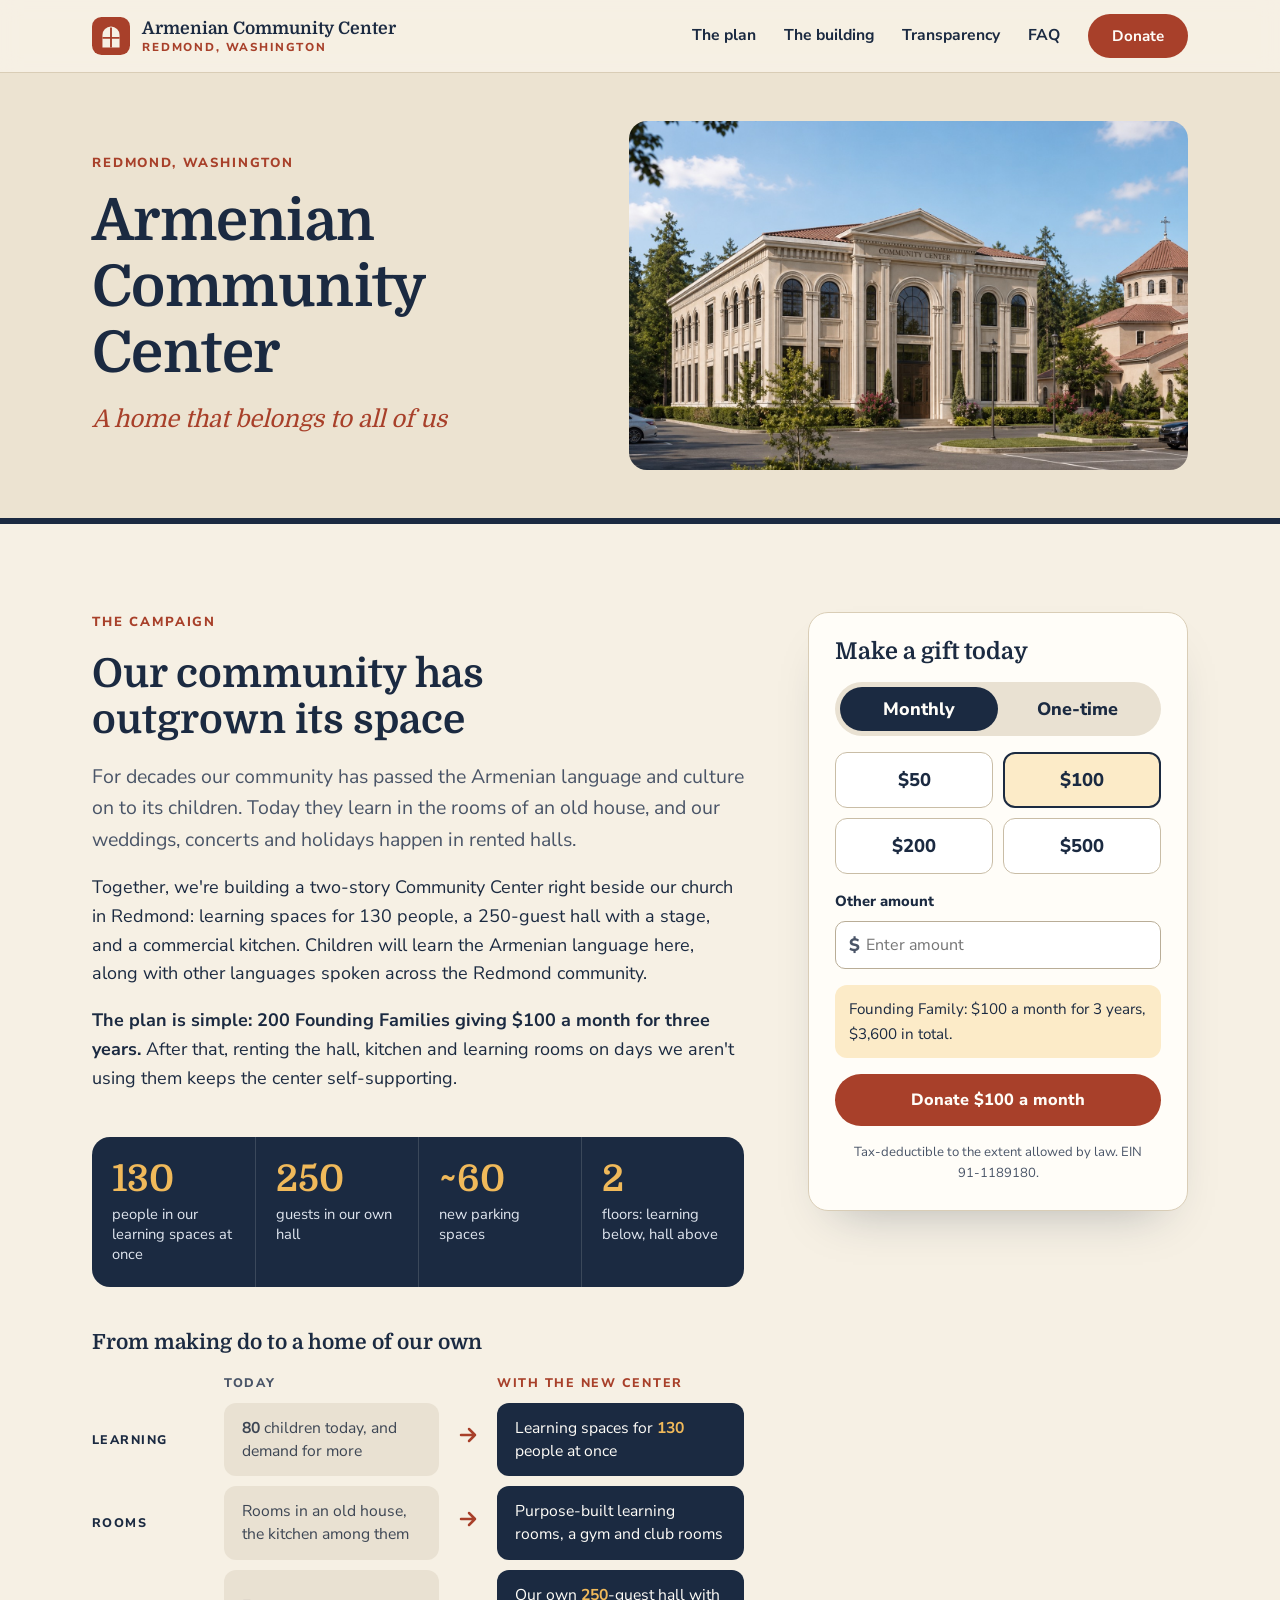
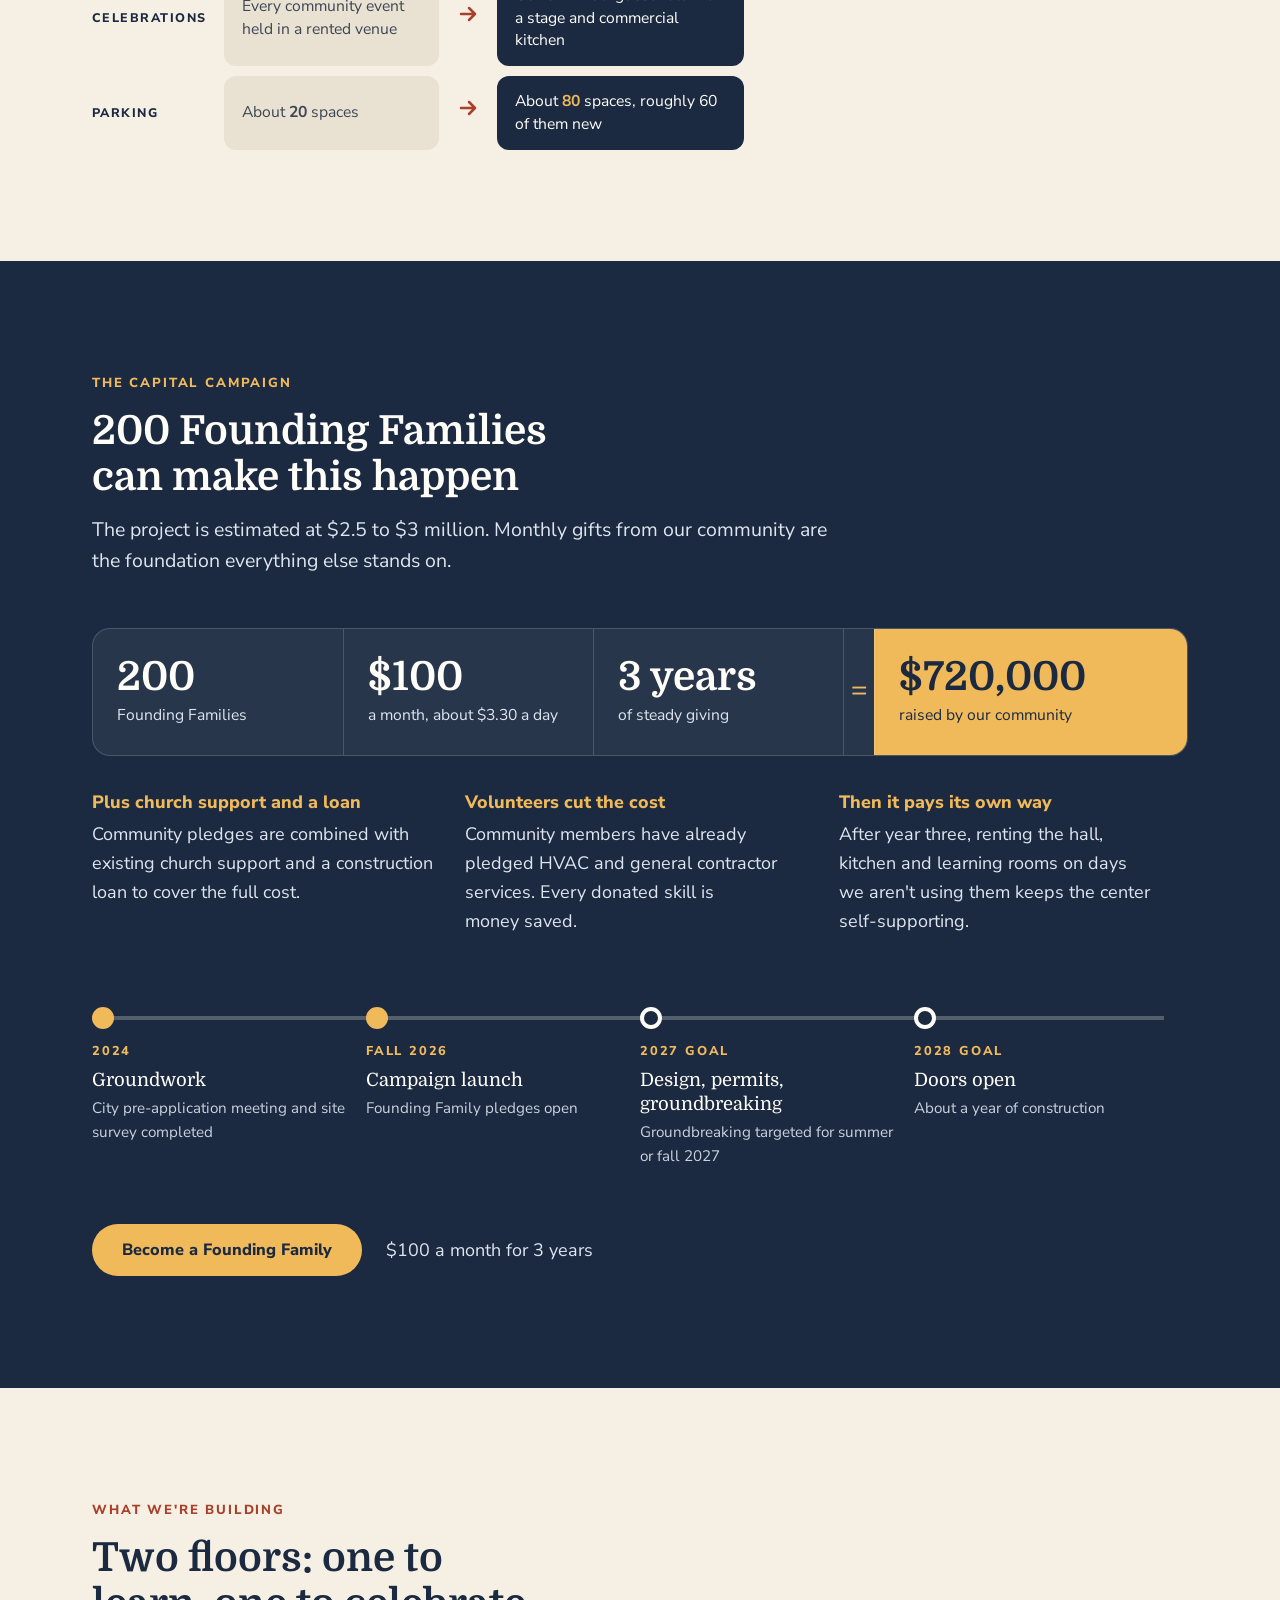
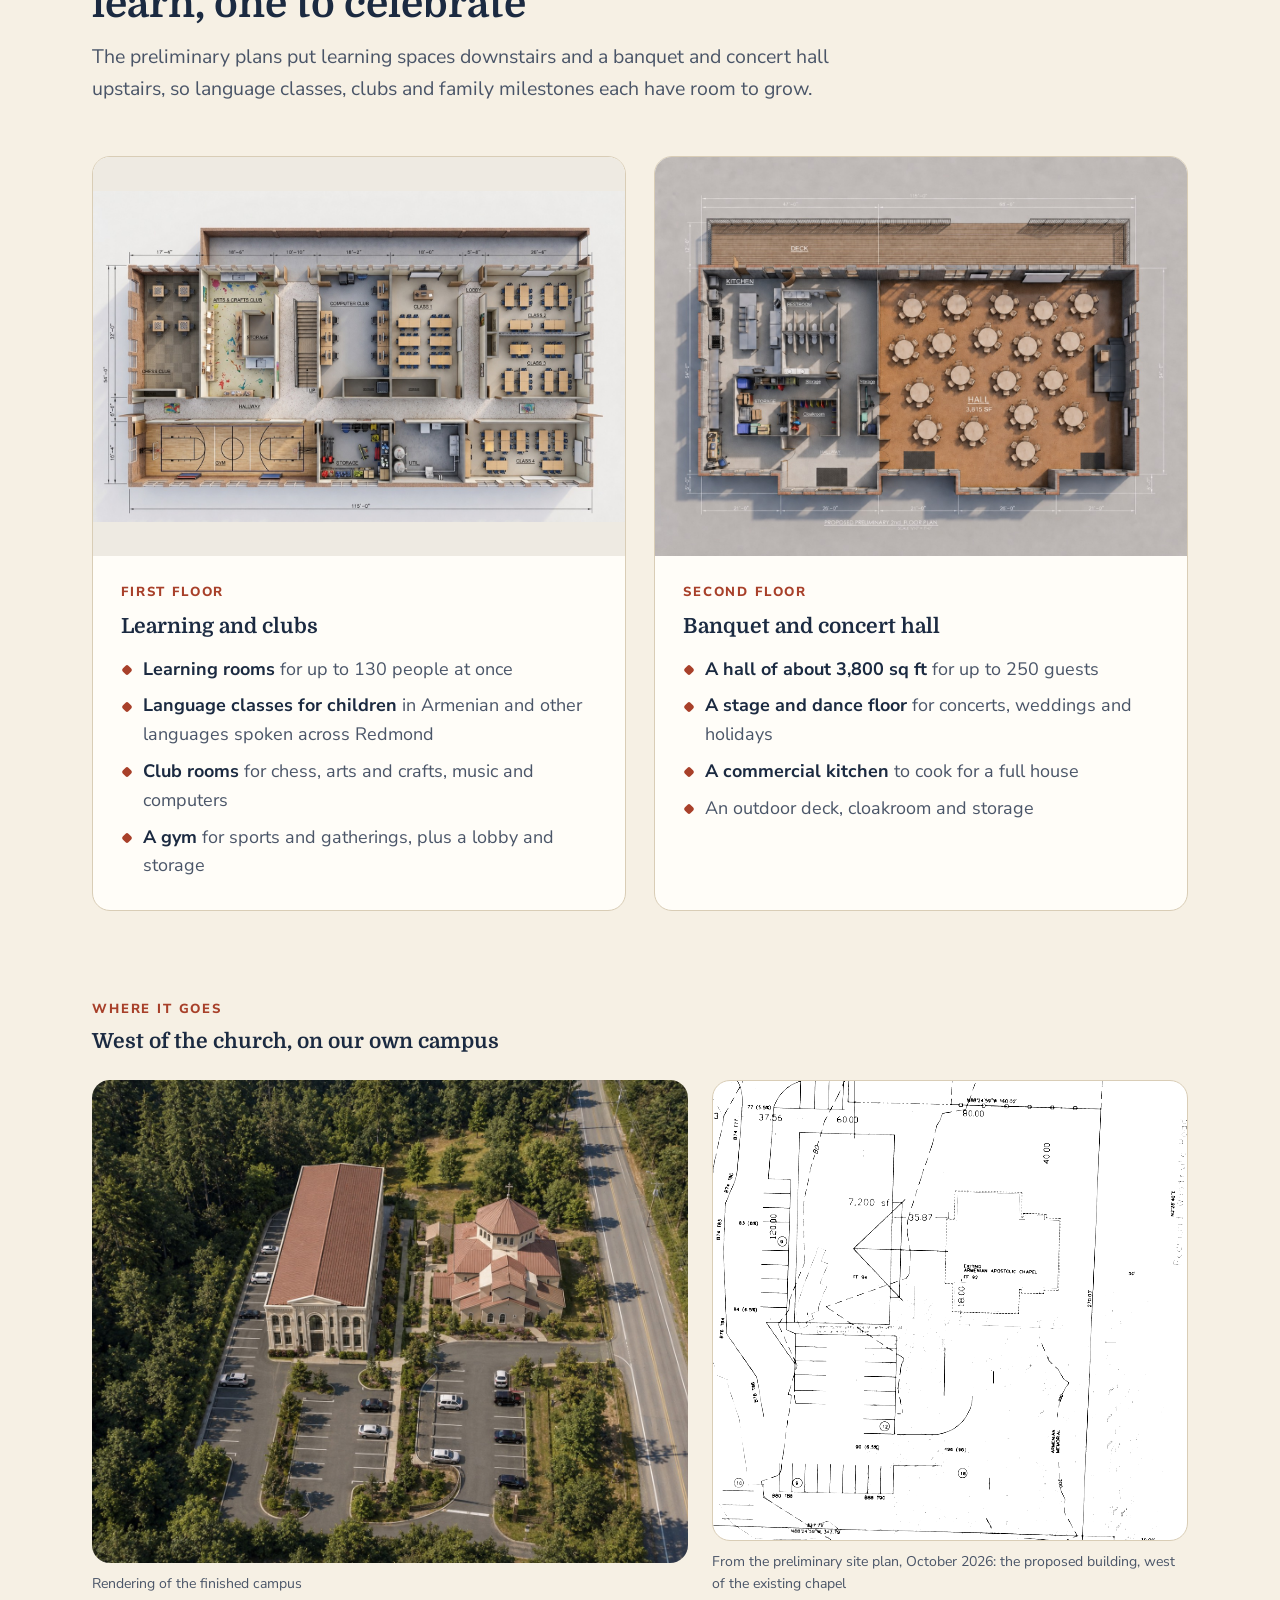
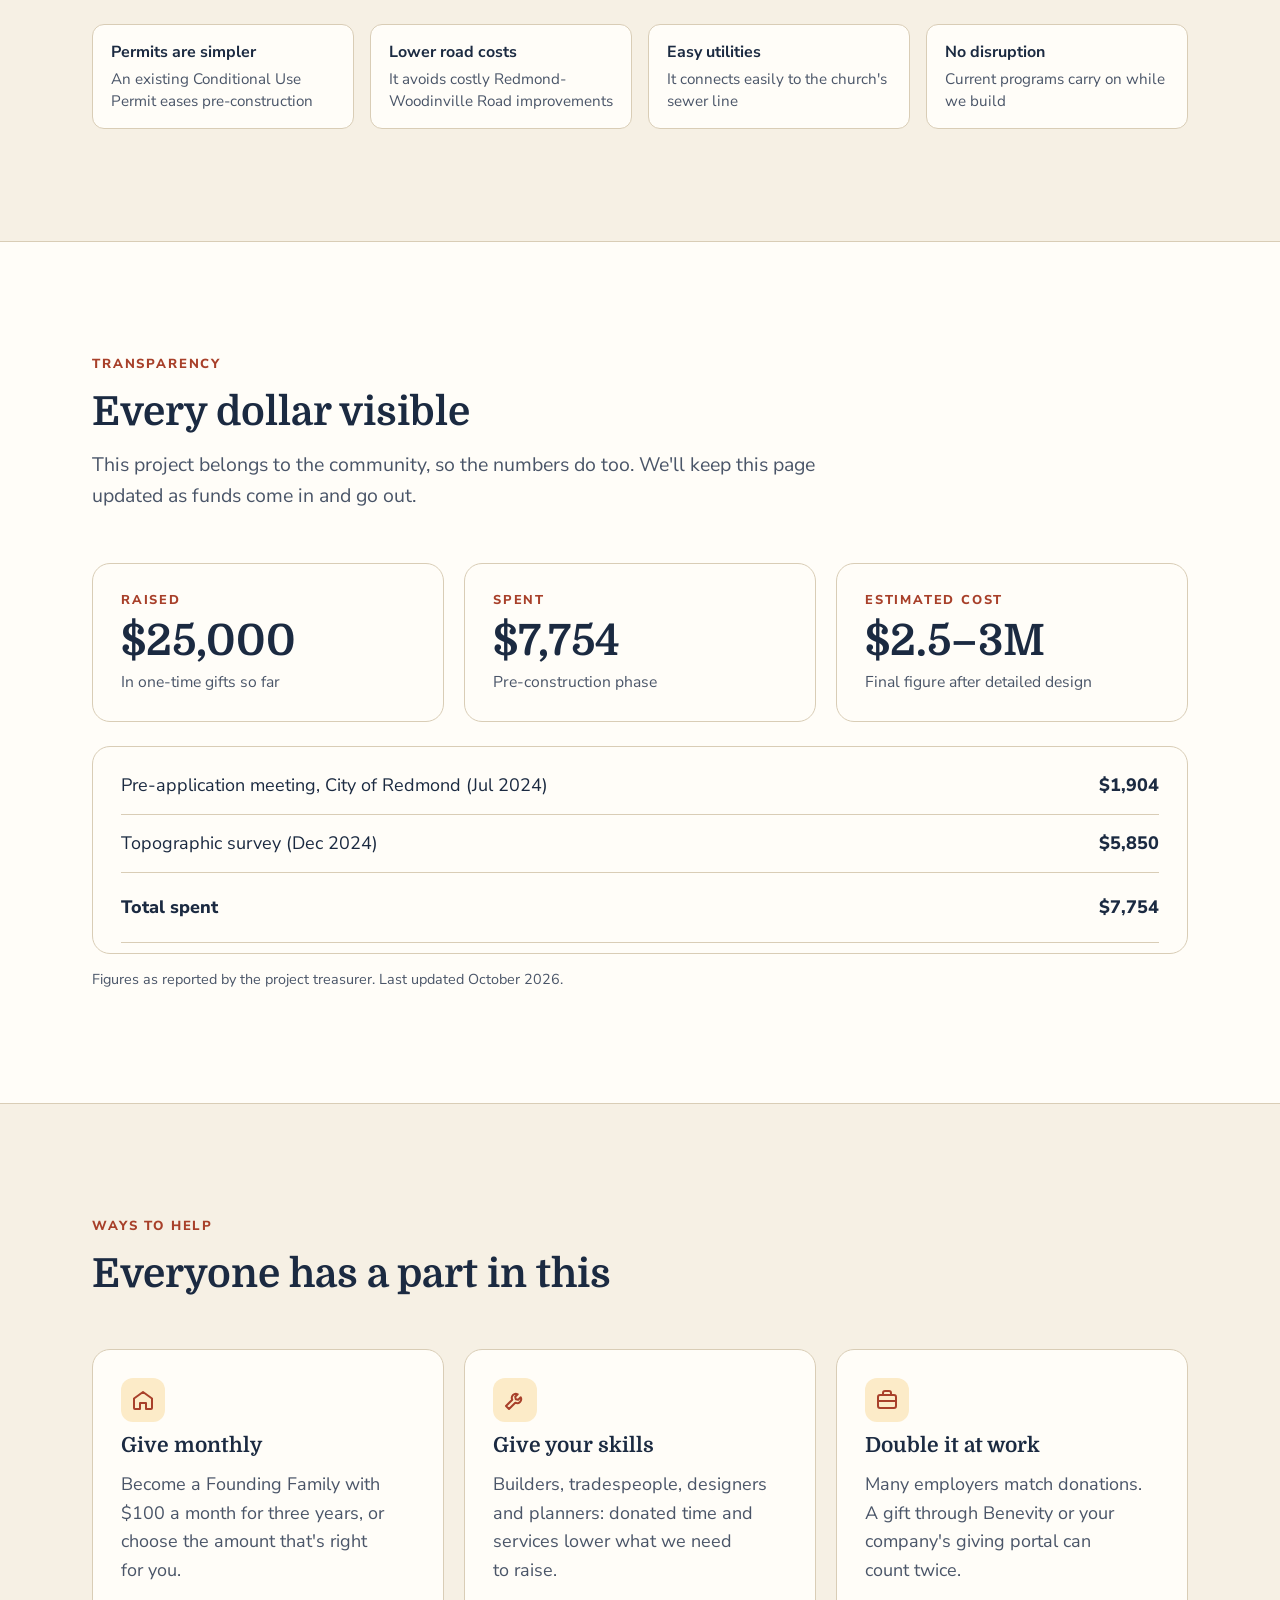
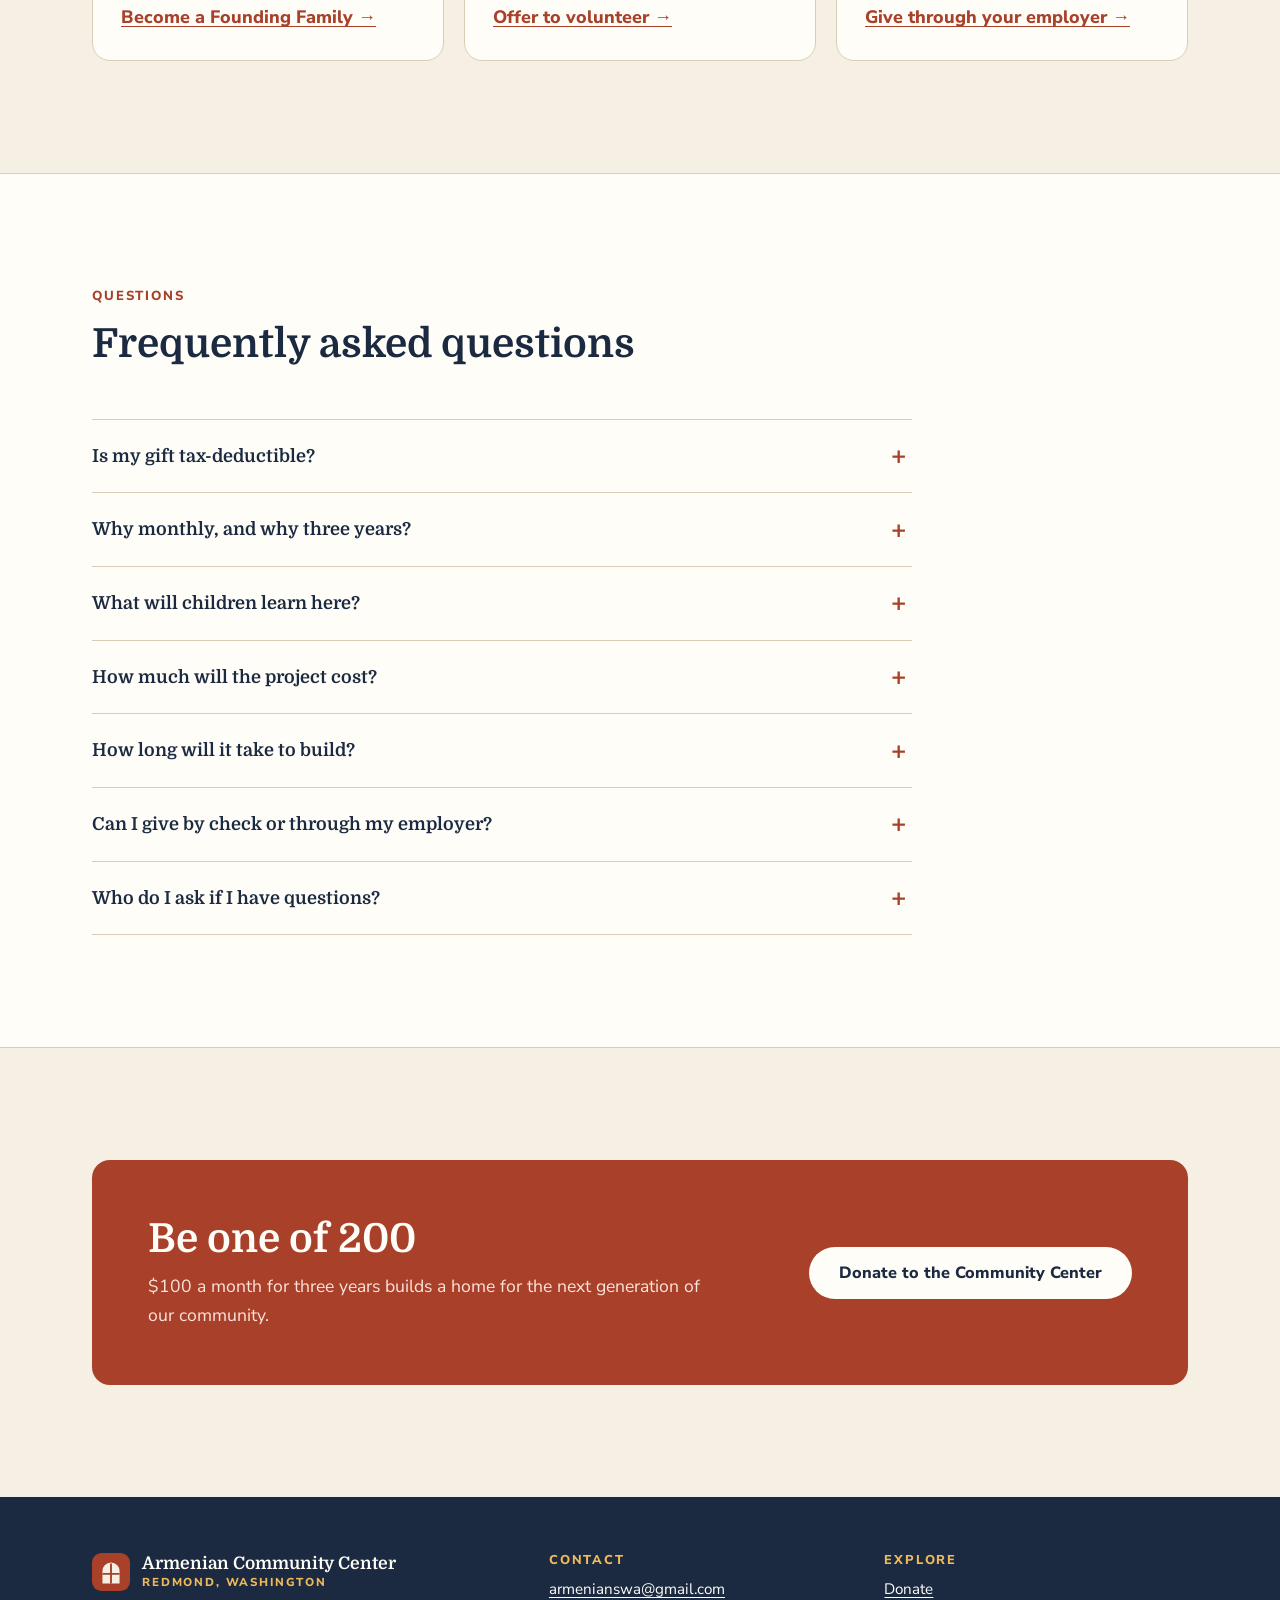
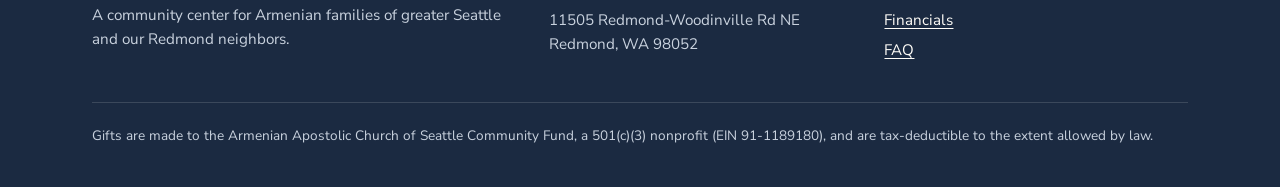
<file: index.html>
<!doctype html>
<html lang="en">
<head>
  <meta charset="utf-8">
  <meta name="viewport" content="width=device-width, initial-scale=1">
  <title>Armenian Community Center in Redmond</title>
  <meta name="description" content="Help build a new Armenian Community Center beside our church in Redmond, WA: learning spaces for 130 people, language classes for children, a 250-guest hall and a commercial kitchen.">
  <link rel="canonical" href="https://armenianheritagecenter.org/">
  <meta name="theme-color" content="#1b2a41">

  <meta property="og:type" content="website">
  <meta property="og:title" content="Armenian Community Center in Redmond">
  <meta property="og:description" content="A home that belongs to all of us. Be one of 200 Founding Families building our new Community Center.">
  <meta property="og:url" content="https://armenianheritagecenter.org/">
  <meta property="og:image" content="https://armenianheritagecenter.org/assets/img/og-image.jpg">
  <meta name="twitter:card" content="summary_large_image">

  <link rel="icon" href="favicon.svg" type="image/svg+xml">
  <link rel="preconnect" href="https://fonts.googleapis.com">
  <link rel="preconnect" href="https://fonts.gstatic.com" crossorigin>
  <link href="https://fonts.googleapis.com/css2?family=Domine:wght@400..700&family=Nunito+Sans:ital,wght@0,400;0,600;0,700;0,800;1,400&display=swap" rel="stylesheet">
  <link rel="stylesheet" href="assets/css/styles.css">
  <script src="assets/js/give.js" defer></script>
</head>
<body>
  <a class="skip-link" href="#main">Skip to content</a>

  <header class="site-header">
    <div class="wrap">
      <a class="brand" href="./" aria-label="Armenian Community Center, home">
        <svg class="brand-mark" viewBox="0 0 40 40" aria-hidden="true"><rect width="40" height="40" rx="10" fill="#a8402a"/><path d="M11 32V19a9 9 0 0 1 18 0v13z" fill="#f6f0e4"/><path d="M20 11v21M11 22h18" stroke="#a8402a" stroke-width="2"/></svg>
        <span class="brand-text">
          <span class="brand-name">Armenian Community Center</span>
          <span class="brand-sub">Redmond, Washington</span>
        </span>
      </a>
      <nav class="site-nav" aria-label="Main">
        <a class="nav-link" href="#plan">The plan</a>
        <a class="nav-link" href="#project">The building</a>
        <a class="nav-link" href="#transparency">Transparency</a>
        <a class="nav-link" href="#faq">FAQ</a>
        <a class="btn btn-primary" href="donate.html?frequency=monthly&amp;amount=100">Donate</a>
      </nav>
    </div>
  </header>

  <main id="main">

    <!-- Hero band -->
    <section class="page-hero">
      <div class="wrap page-hero-grid">
        <div class="page-hero-copy">
          <p class="eyebrow">Redmond, Washington</p>
          <h1>Armenian Community Center</h1>
          <p class="page-hero-sub">A home that belongs to all of us</p>
        </div>
        <figure>
          <img src="assets/img/hero.jpg" width="1448" height="1086" alt="Rendering of the two-story Community Center with arched windows, standing beside the church in Redmond">
        </figure>
      </div>
    </section>

    <!-- Story + donation box -->
    <section class="intro">
      <div class="wrap intro-grid">

        <div class="intro-story">
          <p class="eyebrow">The campaign</p>
          <h2>Our community has outgrown its space</h2>
          <p class="lede">For decades our community has passed the Armenian language and culture on to its children. Today they learn in the rooms of an old house, and our weddings, concerts and holidays happen in rented halls.</p>
          <p>Together, we're building a two-story Community Center right beside our church in Redmond: learning spaces for 130 people, a 250-guest hall with a stage, and a commercial kitchen. Children will learn the Armenian language here, along with other languages spoken across the Redmond community.</p>
          <p><b>The plan is simple: 200 Founding Families giving $100 a month for three years.</b> After that, renting the hall, kitchen and learning rooms on days we aren't using them keeps the center self-supporting.</p>
        </div>

        <aside class="intro-box" aria-labelledby="give-title">
          <form class="give-box" id="give-form" action="donate.html" method="get">
            <h2 id="give-title">Make a gift today</h2>

            <div class="seg" role="radiogroup" aria-label="How often">
              <label><input type="radio" name="frequency" value="monthly" checked><span>Monthly</span></label>
              <label><input type="radio" name="frequency" value="one-time"><span>One-time</span></label>
            </div>

            <div class="amounts" role="radiogroup" aria-label="Amount" data-amounts>
              <label><input type="radio" name="amount" value="50"><span>$50</span></label>
              <label><input type="radio" name="amount" value="100" checked><span>$100</span></label>
              <label><input type="radio" name="amount" value="200"><span>$200</span></label>
              <label><input type="radio" name="amount" value="500"><span>$500</span></label>
            </div>

            <label class="field-label" for="give-other">Other amount</label>
            <div class="money-input"><input class="input" id="give-other" name="other" type="text" inputmode="decimal" placeholder="Enter amount" autocomplete="off" data-other></div>

            <p class="give-note" id="give-note" aria-live="polite">Founding Family: $100 a month for 3 years, $3,600 in total.</p>

            <button type="submit" class="btn btn-primary btn-block" id="give-btn">Donate $100 a month</button>
            <p class="give-fine">Tax-deductible to the extent allowed by law. EIN 91-1189180.</p>
          </form>
        </aside>

        <div class="intro-more">
          <div class="stats" role="list">
            <div class="stat" role="listitem"><div class="stat-num">130</div><div class="stat-label">people in our learning spaces at once</div></div>
            <div class="stat" role="listitem"><div class="stat-num">250</div><div class="stat-label">guests in our own hall</div></div>
            <div class="stat" role="listitem"><div class="stat-num">~60</div><div class="stat-label">new parking spaces</div></div>
            <div class="stat" role="listitem"><div class="stat-num">2</div><div class="stat-label">floors: learning below, hall above</div></div>
          </div>

          <div>
            <h3 style="margin-bottom:18px">From making do to a home of our own</h3>
            <div class="compare">
              <div class="compare-head" aria-hidden="true"><span class="from">Today</span><span class="to">With the new center</span></div>

              <div class="compare-row">
                <div class="compare-label">Learning</div>
                <div class="compare-from"><span><b>80</b> children today, and demand for more</span></div>
                <div class="compare-arrow" aria-hidden="true"><svg viewBox="0 0 24 24" fill="none" stroke="currentColor" stroke-width="2.5" stroke-linecap="round" stroke-linejoin="round"><path d="M5 12h14M13 6l6 6-6 6"/></svg></div>
                <div class="compare-to"><span>Learning spaces for <b>130</b> people at once</span></div>
              </div>

              <div class="compare-row">
                <div class="compare-label">Rooms</div>
                <div class="compare-from"><span>Rooms in an old house, the kitchen among them</span></div>
                <div class="compare-arrow" aria-hidden="true"><svg viewBox="0 0 24 24" fill="none" stroke="currentColor" stroke-width="2.5" stroke-linecap="round" stroke-linejoin="round"><path d="M5 12h14M13 6l6 6-6 6"/></svg></div>
                <div class="compare-to"><span>Purpose-built learning rooms, a gym and club rooms</span></div>
              </div>

              <div class="compare-row">
                <div class="compare-label">Celebrations</div>
                <div class="compare-from"><span>Every community event held in a rented venue</span></div>
                <div class="compare-arrow" aria-hidden="true"><svg viewBox="0 0 24 24" fill="none" stroke="currentColor" stroke-width="2.5" stroke-linecap="round" stroke-linejoin="round"><path d="M5 12h14M13 6l6 6-6 6"/></svg></div>
                <div class="compare-to"><span>Our own <b>250</b>-guest hall with a stage and commercial kitchen</span></div>
              </div>

              <div class="compare-row">
                <div class="compare-label">Parking</div>
                <div class="compare-from"><span>About <b>20</b> spaces</span></div>
                <div class="compare-arrow" aria-hidden="true"><svg viewBox="0 0 24 24" fill="none" stroke="currentColor" stroke-width="2.5" stroke-linecap="round" stroke-linejoin="round"><path d="M5 12h14M13 6l6 6-6 6"/></svg></div>
                <div class="compare-to"><span>About <b>80</b> spaces, roughly 60 of them new</span></div>
              </div>
            </div>
          </div>
        </div>

      </div>
    </section>

    <!-- The plan -->
    <section class="section section-dark" id="plan">
      <div class="wrap">
        <div class="section-head">
          <p class="eyebrow">The capital campaign</p>
          <h2>200 Founding Families can make this happen</h2>
          <p class="lede">The project is estimated at $2.5 to $3 million. Monthly gifts from our community are the foundation everything else stands on.</p>
        </div>

        <div class="equation">
          <div class="eq-part"><div class="eq-num">200</div><div class="eq-label">Founding Families</div></div>
          <div class="eq-part"><div class="eq-num">$100</div><div class="eq-label">a month, about $3.30 a day</div></div>
          <div class="eq-part"><div class="eq-num">3 years</div><div class="eq-label">of steady giving</div></div>
          <div class="eq-equals" aria-hidden="true">=</div>
          <div class="eq-part eq-total"><div class="eq-num">$720,000</div><div class="eq-label">raised by our community</div></div>
        </div>

        <div class="plan-notes">
          <div class="plan-note">
            <h3>Plus church support and a loan</h3>
            <p>Community pledges are combined with existing church support and a construction loan to cover the full cost.</p>
          </div>
          <div class="plan-note">
            <h3>Volunteers cut the cost</h3>
            <p>Community members have already pledged HVAC and general contractor services. Every donated skill is money saved.</p>
          </div>
          <div class="plan-note">
            <h3>Then it pays its own way</h3>
            <p>After year three, renting the hall, kitchen and learning rooms on days we aren't using them keeps the center self-supporting.</p>
          </div>
        </div>

        <ol class="timeline">
          <li class="done">
            <div class="tl-when">2024</div>
            <div class="tl-what">Groundwork</div>
            <div class="tl-detail">City pre-application meeting and site survey completed</div>
          </li>
          <li class="done">
            <div class="tl-when">Fall 2026</div>
            <div class="tl-what">Campaign launch</div>
            <div class="tl-detail">Founding Family pledges open</div>
          </li>
          <li>
            <div class="tl-when">2027 goal</div>
            <div class="tl-what">Design, permits, groundbreaking</div>
            <div class="tl-detail">Groundbreaking targeted for summer or fall 2027</div>
          </li>
          <li>
            <div class="tl-when">2028 goal</div>
            <div class="tl-what">Doors open</div>
            <div class="tl-detail">About a year of construction</div>
          </li>
        </ol>

        <div class="plan-cta">
          <a class="btn btn-gold" href="donate.html?frequency=monthly&amp;amount=100">Become a Founding Family</a>
          <p>$100 a month for 3 years</p>
        </div>
      </div>
    </section>

    <!-- What we're building -->
    <section class="section" id="project">
      <div class="wrap">
        <div class="section-head">
          <p class="eyebrow">What we're building</p>
          <h2>Two floors: one to learn, one to celebrate</h2>
          <p class="lede">The preliminary plans put learning spaces downstairs and a banquet and concert hall upstairs, so language classes, clubs and family milestones each have room to grow.</p>
        </div>

        <div class="floors">
          <article class="floor">
            <a class="floor-img" href="assets/img/floor-1.jpg" aria-label="Open the first floor plan full size">
              <img src="assets/img/floor-1.jpg" width="1500" height="933" loading="lazy" alt="First floor plan showing learning rooms, a gym, chess, arts and crafts and computer clubs, and a lobby">
            </a>
            <div class="floor-body">
              <p class="eyebrow">First floor</p>
              <h3>Learning and clubs</h3>
              <ul class="ticks">
                <li><b>Learning rooms</b> for up to 130 people at once</li>
                <li><b>Language classes for children</b> in Armenian and other languages spoken across Redmond</li>
                <li><b>Club rooms</b> for chess, arts and crafts, music and computers</li>
                <li><b>A gym</b> for sports and gatherings, plus a lobby and storage</li>
              </ul>
            </div>
          </article>

          <article class="floor">
            <a class="floor-img" href="assets/img/floor-2.jpg" aria-label="Open the second floor plan full size">
              <img src="assets/img/floor-2.jpg" width="1448" height="1086" loading="lazy" alt="Second floor plan showing a banquet hall of about 3,800 square feet, commercial kitchen, deck, storage and cloakroom">
            </a>
            <div class="floor-body">
              <p class="eyebrow">Second floor</p>
              <h3>Banquet and concert hall</h3>
              <ul class="ticks">
                <li><b>A hall of about 3,800 sq ft</b> for up to 250 guests</li>
                <li><b>A stage and dance floor</b> for concerts, weddings and holidays</li>
                <li><b>A commercial kitchen</b> to cook for a full house</li>
                <li>An outdoor deck, cloakroom and storage</li>
              </ul>
            </div>
          </article>
        </div>

        <div class="site-block">
          <div class="site-head">
            <p class="eyebrow">Where it goes</p>
            <h3>West of the church, on our own campus</h3>
          </div>
          <div class="site-figs">
            <figure class="fig">
              <img src="assets/img/aerial.jpg" width="1448" height="1086" loading="lazy" alt="Aerial rendering of the church campus with the new Community Center to the west and expanded parking">
              <figcaption>Rendering of the finished campus</figcaption>
            </figure>
            <figure class="fig fig-plan">
              <a href="assets/img/site-plan.png" aria-label="Open the preliminary site plan full size">
                <img src="assets/img/site-plan.png" width="1100" height="1063" loading="lazy" alt="Preliminary site plan drawing showing the proposed building to the west of the existing Armenian Apostolic chapel, with surrounding parking">
              </a>
              <figcaption>From the preliminary site plan, October 2026: the proposed building, west of the existing chapel</figcaption>
            </figure>
          </div>
          <ul class="reasons">
            <li><b>Permits are simpler</b>An existing Conditional Use Permit eases pre-construction</li>
            <li><b>Lower road costs</b>It avoids costly Redmond-Woodinville Road improvements</li>
            <li><b>Easy utilities</b>It connects easily to the church's sewer line</li>
            <li><b>No disruption</b>Current programs carry on while we build</li>
          </ul>
        </div>
      </div>
    </section>

    <!-- Transparency -->
    <section class="section section-alt" id="transparency">
      <div class="wrap">
        <div class="section-head">
          <p class="eyebrow">Transparency</p>
          <h2>Every dollar visible</h2>
          <p class="lede">This project belongs to the community, so the numbers do too. We'll keep this page updated as funds come in and go out.</p>
        </div>

        <div class="money">
          <div class="money-card">
            <div class="money-label">Raised</div>
            <div class="money-num">$25,000</div>
            <div class="money-detail">In one-time gifts so far</div>
          </div>
          <div class="money-card">
            <div class="money-label">Spent</div>
            <div class="money-num">$7,754</div>
            <div class="money-detail">Pre-construction phase</div>
          </div>
          <div class="money-card">
            <div class="money-label">Estimated cost</div>
            <div class="money-num">$2.5–3M</div>
            <div class="money-detail">Final figure after detailed design</div>
          </div>
        </div>

        <div class="ledger" aria-label="Where the money has gone">
          <div class="ledger-row"><span>Pre-application meeting, City of Redmond (Jul 2024)</span><span>$1,904</span></div>
          <div class="ledger-row"><span>Topographic survey (Dec 2024)</span><span>$5,850</span></div>
          <div class="ledger-row total"><span>Total spent</span><span>$7,754</span></div>
        </div>
        <p class="fine">Figures as reported by the project treasurer. Last updated October 2026.</p>
      </div>
    </section>

    <!-- Ways to help -->
    <section class="section" id="help">
      <div class="wrap">
        <div class="section-head">
          <p class="eyebrow">Ways to help</p>
          <h2>Everyone has a part in this</h2>
        </div>

        <div class="cards">
          <div class="card">
            <div class="card-icon" aria-hidden="true"><svg viewBox="0 0 24 24" fill="none" stroke="currentColor" stroke-width="2" stroke-linecap="round" stroke-linejoin="round"><path d="M3 10.5 12 4l9 6.5V20a1 1 0 0 1-1 1h-5v-6H9v6H4a1 1 0 0 1-1-1z"/></svg></div>
            <h3>Give monthly</h3>
            <p>Become a Founding Family with $100 a month for three years, or choose the amount that's right for you.</p>
            <a class="card-link" href="donate.html?frequency=monthly&amp;amount=100">Become a Founding Family →</a>
          </div>
          <div class="card">
            <div class="card-icon" aria-hidden="true"><svg viewBox="0 0 24 24" fill="none" stroke="currentColor" stroke-width="2" stroke-linecap="round" stroke-linejoin="round"><path d="M14.7 6.3a4 4 0 0 0-5.4 5.4L3 18l3 3 6.3-6.3a4 4 0 0 0 5.4-5.4l-2.5 2.5-2.4-.6-.6-2.4z"/></svg></div>
            <h3>Give your skills</h3>
            <p>Builders, tradespeople, designers and planners: donated time and services lower what we need to raise.</p>
            <a class="card-link" href="mailto:armenianswa@gmail.com?subject=Volunteering%20for%20the%20Community%20Center">Offer to volunteer →</a>
          </div>
          <div class="card">
            <div class="card-icon" aria-hidden="true"><svg viewBox="0 0 24 24" fill="none" stroke="currentColor" stroke-width="2" stroke-linecap="round" stroke-linejoin="round"><rect x="3" y="7" width="18" height="13" rx="2"/><path d="M8 7V5a2 2 0 0 1 2-2h4a2 2 0 0 1 2 2v2M3 13h18"/></svg></div>
            <h3>Double it at work</h3>
            <p>Many employers match donations. A gift through Benevity or your company's giving portal can count twice.</p>
            <a class="card-link" href="donate.html?method=employer">Give through your employer →</a>
          </div>
        </div>
      </div>
    </section>

    <!-- FAQ -->
    <section class="section section-alt" id="faq">
      <div class="wrap">
        <div class="section-head">
          <p class="eyebrow">Questions</p>
          <h2>Frequently asked questions</h2>
        </div>
        <div class="faq">
          <details>
            <summary>Is my gift tax-deductible?</summary>
            <p>Yes, to the extent allowed by law. Gifts are made to the Armenian Apostolic Church of Seattle Community Fund, a 501(c)(3) nonprofit, EIN 91-1189180.</p>
          </details>
          <details>
            <summary>Why monthly, and why three years?</summary>
            <p>Steady monthly gifts give the project predictable funding for planning, permits and construction. Three years covers design, building and opening. After that, rental income from the hall, kitchen and learning rooms is planned to keep the center self-supporting.</p>
          </details>
          <details>
            <summary>What will children learn here?</summary>
            <p>The first floor is planned around learning: language classes for children in Armenian and in other languages spoken across the Redmond community, clubs for chess, arts and crafts, music and computers, and a gym for sports.</p>
          </details>
          <details>
            <summary>How much will the project cost?</summary>
            <p>Rough estimates are $2.5 to $3 million. An accurate figure will be available once the detailed design is finalized.</p>
          </details>
          <details>
            <summary>How long will it take to build?</summary>
            <p>If there are no delays, about two years from start to finish: the first year for design documents and permits, the second for construction.</p>
          </details>
          <details>
            <summary>Can I give by check or through my employer?</summary>
            <p>Yes. The <a href="donate.html?method=check">donation page</a> has the mailing address for checks and how to find us on Benevity and other workplace giving portals.</p>
          </details>
          <details>
            <summary>Who do I ask if I have questions?</summary>
            <p>Email the fundraising committee at <a href="mailto:armenianswa@gmail.com">armenianswa@gmail.com</a>. We're happy to help.</p>
          </details>
        </div>
      </div>
    </section>

    <!-- CTA -->
    <section class="section">
      <div class="wrap">
        <div class="cta-band">
          <div>
            <h2>Be one of 200</h2>
            <p>$100 a month for three years builds a home for the next generation of our community.</p>
          </div>
          <a class="btn btn-light" href="donate.html?frequency=monthly&amp;amount=100">Donate to the Community Center</a>
        </div>
      </div>
    </section>

  </main>

  <footer class="site-footer">
    <div class="wrap">
      <div class="footer-grid">
        <div class="footer-brand">
          <a class="brand" href="./">
            <svg class="brand-mark" viewBox="0 0 40 40" aria-hidden="true"><rect width="40" height="40" rx="10" fill="#a8402a"/><path d="M11 32V19a9 9 0 0 1 18 0v13z" fill="#f6f0e4"/><path d="M20 11v21M11 22h18" stroke="#a8402a" stroke-width="2"/></svg>
            <span class="brand-text">
              <span class="brand-name">Armenian Community Center</span>
              <span class="brand-sub">Redmond, Washington</span>
            </span>
          </a>
          <p>A community center for Armenian families of greater Seattle and our Redmond neighbors.</p>
        </div>
        <div>
          <h3>Contact</h3>
          <ul>
            <li><a href="mailto:armenianswa@gmail.com">armenianswa@gmail.com</a></li>
            <li>11505 Redmond-Woodinville Rd NE<br>Redmond, WA 98052</li>
          </ul>
        </div>
        <div>
          <h3>Explore</h3>
          <ul>
            <li><a href="donate.html?frequency=monthly&amp;amount=100">Donate</a></li>
            <li><a href="#transparency">Financials</a></li>
            <li><a href="#faq">FAQ</a></li>
          </ul>
        </div>
      </div>
      <p class="footer-legal">Gifts are made to the Armenian Apostolic Church of Seattle Community Fund, a 501(c)(3) nonprofit (EIN 91-1189180), and are tax-deductible to the extent allowed by law.</p>
    </div>
  </footer>
</body>
</html>
</file>
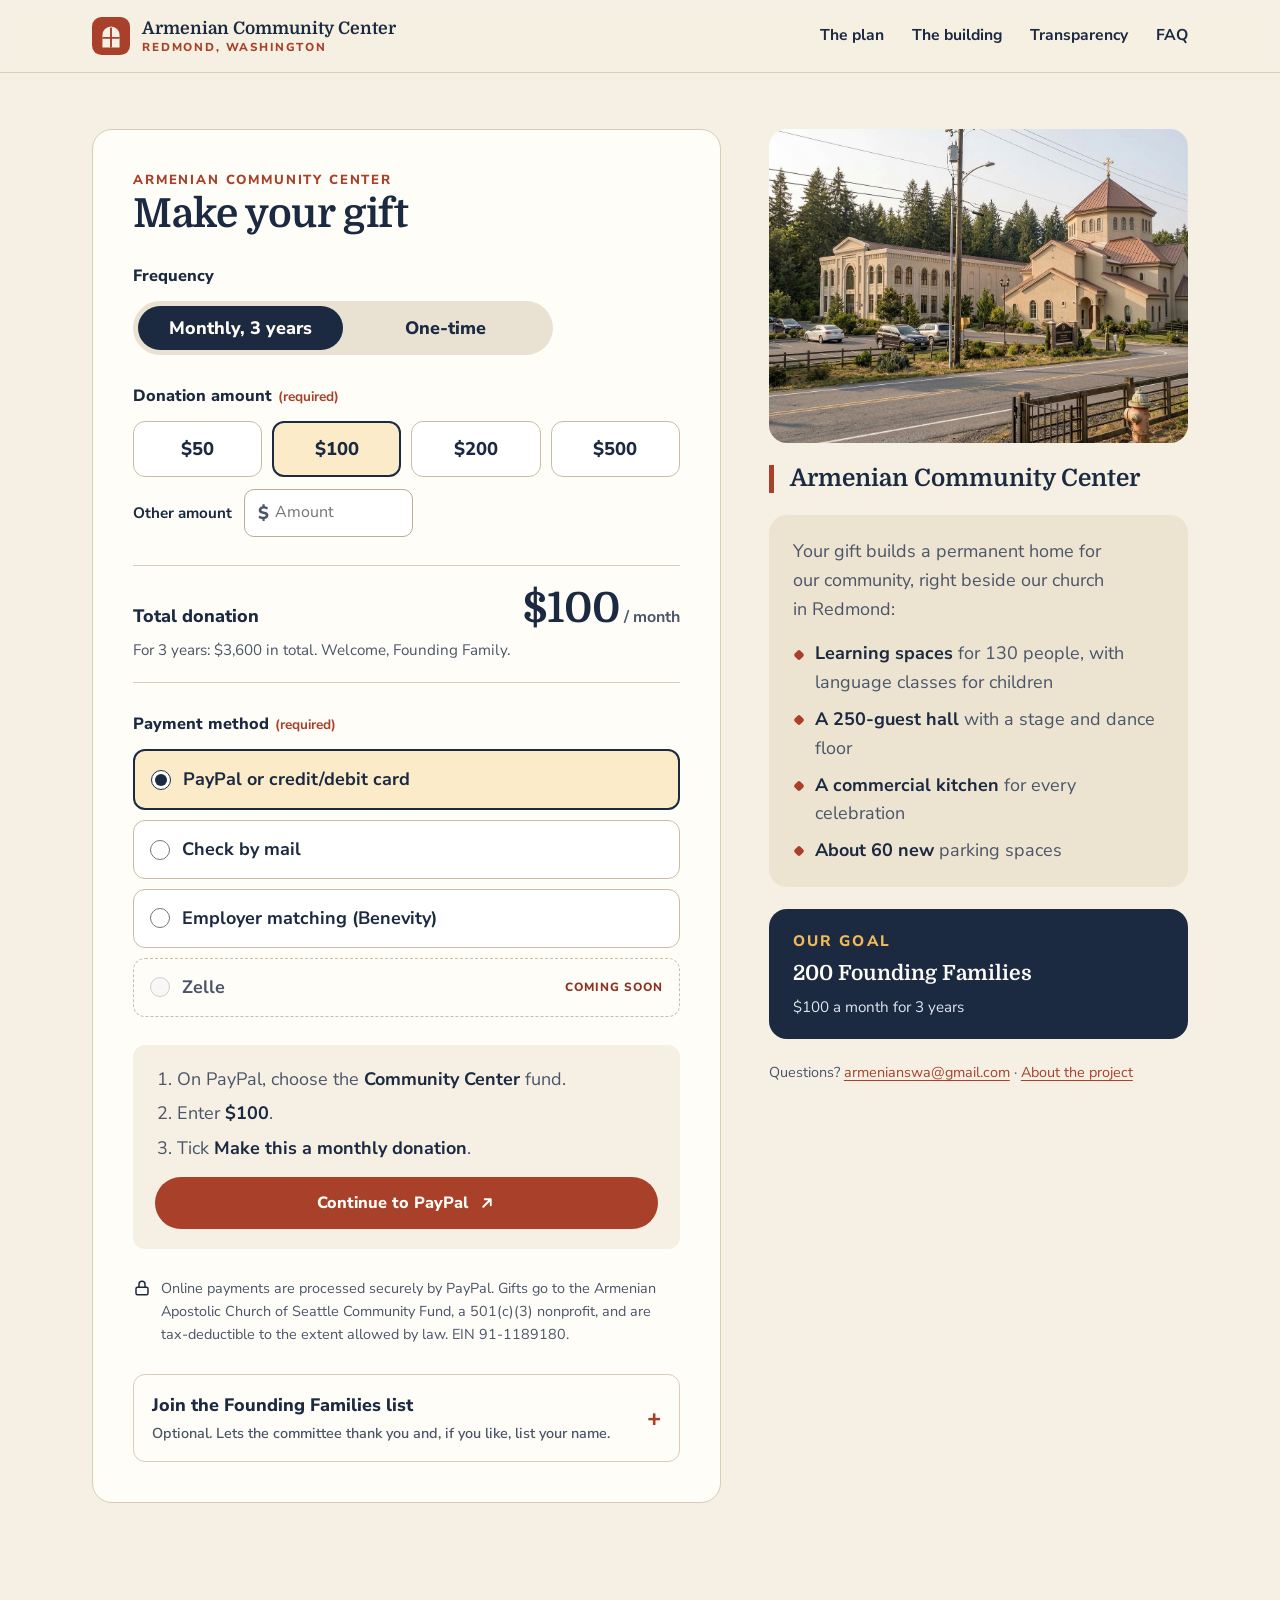
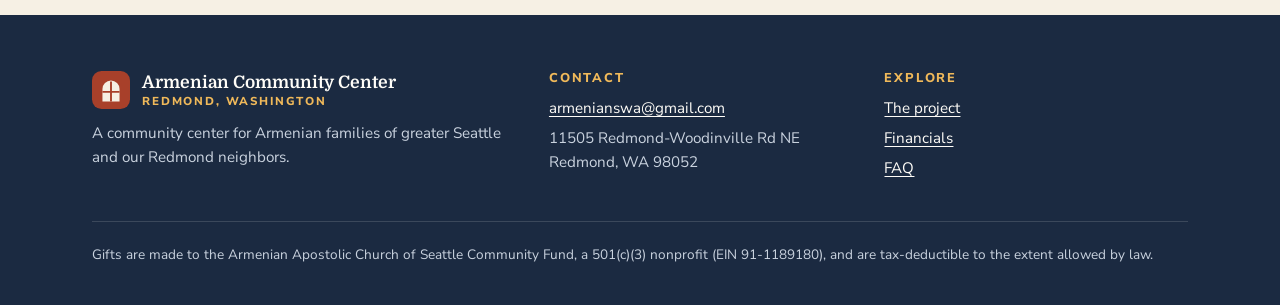
<file: donate.html>
<!doctype html>
<html lang="en">
<head>
  <meta charset="utf-8">
  <meta name="viewport" content="width=device-width, initial-scale=1">
  <title>Donate · Armenian Community Center in Redmond</title>
  <meta name="description" content="Give to the new Armenian Community Center in Redmond, WA. Become a Founding Family with $100 a month for three years.">
  <link rel="canonical" href="https://armenianheritagecenter.org/donate.html">
  <meta name="theme-color" content="#1b2a41">

  <meta property="og:type" content="website">
  <meta property="og:title" content="Donate to the Armenian Community Center">
  <meta property="og:description" content="$100 a month for three years, about $3.30 a day, builds a home for the next generation of our community.">
  <meta property="og:url" content="https://armenianheritagecenter.org/donate.html">
  <meta property="og:image" content="https://armenianheritagecenter.org/assets/img/og-image.jpg">
  <meta name="twitter:card" content="summary_large_image">

  <link rel="icon" href="favicon.svg" type="image/svg+xml">
  <link rel="preconnect" href="https://fonts.googleapis.com">
  <link rel="preconnect" href="https://fonts.gstatic.com" crossorigin>
  <link href="https://fonts.googleapis.com/css2?family=Domine:wght@400..700&family=Nunito+Sans:ital,wght@0,400;0,600;0,700;0,800;1,400&display=swap" rel="stylesheet">
  <link rel="stylesheet" href="assets/css/styles.css">
  <script src="assets/js/give.js" defer></script>
</head>
<body>
  <a class="skip-link" href="#main">Skip to content</a>

  <header class="site-header">
    <div class="wrap">
      <a class="brand" href="./" aria-label="Armenian Community Center, home">
        <svg class="brand-mark" viewBox="0 0 40 40" aria-hidden="true"><rect width="40" height="40" rx="10" fill="#a8402a"/><path d="M11 32V19a9 9 0 0 1 18 0v13z" fill="#f6f0e4"/><path d="M20 11v21M11 22h18" stroke="#a8402a" stroke-width="2"/></svg>
        <span class="brand-text">
          <span class="brand-name">Armenian Community Center</span>
          <span class="brand-sub">Redmond, Washington</span>
        </span>
      </a>
      <nav class="site-nav" aria-label="Main">
        <a class="nav-link" href="./#plan">The plan</a>
        <a class="nav-link" href="./#project">The building</a>
        <a class="nav-link" href="./#transparency">Transparency</a>
        <a class="nav-link" href="./#faq">FAQ</a>
      </nav>
    </div>
  </header>

  <main id="main" class="pay">
    <div class="wrap pay-grid">

      <!-- Payment form -->
      <section class="pay-card" aria-labelledby="pay-title">
        <p class="eyebrow">Armenian Community Center</p>
        <h1 id="pay-title">Make your gift</h1>

        <form class="form" id="pay-form" novalidate>
          <fieldset>
            <legend>Frequency</legend>
            <div class="seg">
              <label><input type="radio" name="frequency" value="monthly" checked><span>Monthly, 3 years</span></label>
              <label><input type="radio" name="frequency" value="one-time"><span>One-time</span></label>
            </div>
          </fieldset>

          <fieldset>
            <legend>Donation amount<span class="req">(required)</span></legend>
            <div class="amounts wide" data-amounts>
              <label><input type="radio" name="amount" value="50"><span>$50</span></label>
              <label><input type="radio" name="amount" value="100" checked><span>$100</span></label>
              <label><input type="radio" name="amount" value="200"><span>$200</span></label>
              <label><input type="radio" name="amount" value="500"><span>$500</span></label>
            </div>
            <div class="other-row">
              <label for="pay-other">Other amount</label>
              <div class="money-input"><input class="input" id="pay-other" name="other" type="text" inputmode="decimal" placeholder="Amount" autocomplete="off" data-other></div>
            </div>
          </fieldset>

          <div class="total" aria-live="polite">
            <span class="total-label">Total donation</span>
            <span class="total-amount" id="total-amount">$100 <small>/ month</small></span>
            <span class="total-detail" id="total-detail">For 3 years: $3,600 in total.</span>
          </div>

          <fieldset>
            <legend>Payment method<span class="req">(required)</span></legend>
            <div class="methods">
              <label class="method"><input type="radio" name="method" value="paypal" checked> PayPal or credit/debit card</label>
              <label class="method"><input type="radio" name="method" value="check"> Check by mail</label>
              <label class="method"><input type="radio" name="method" value="employer"> Employer matching (Benevity)</label>
              <label class="method"><input type="radio" name="method" value="zelle" disabled> Zelle <span class="soon">Coming soon</span></label>
            </div>
          </fieldset>

          <div class="panel show" id="panel-paypal">
            <ol>
              <li>On PayPal, choose the <b>Community Center</b> fund.</li>
              <li>Enter <b data-fill="amount">$100</b>.</li>
              <li data-show="monthly">Tick <b>Make this a monthly donation</b>.</li>
            </ol>
            <a class="btn btn-primary" href="https://www.paypal.com/donate/?hosted_button_id=6P25MGTZ4MEZ8" target="_blank" rel="noopener">
              Continue to PayPal
              <svg viewBox="0 0 24 24" fill="none" stroke="currentColor" stroke-width="2.5" stroke-linecap="round" stroke-linejoin="round" aria-hidden="true"><path d="M7 17 17 7M9 7h8v8"/></svg>
            </a>
          </div>

          <div class="panel" id="panel-check">
            <p>Make your check for <b data-fill="amount">$100</b> payable to <b>Armenian Apostolic Church of Seattle</b> and write <b>Community Center</b> in the memo line.</p>
            <address class="address">
              Attn: Community Center Fund<br>
              11505 Redmond-Woodinville Rd NE<br>
              Redmond, WA 98052
            </address>
            <p data-show="monthly">For a monthly gift, mail a check each month or set up recurring bill pay from your bank to this address.</p>
          </div>

          <div class="panel" id="panel-employer">
            <ol>
              <li>In Benevity or your company's giving portal, search for <b>Armenian Apostolic Church of Seattle Community Fund</b> (EIN 91-1189180).</li>
              <li>Give <b data-fill="amount">$100</b><span data-show="monthly"> as a recurring monthly gift</span>.</li>
              <li>Add <b>Community Center</b> in the comment so your gift and the match reach the project.</li>
            </ol>
            <a class="btn btn-primary" href="https://causes.benevity.org/causes/840-911189180" target="_blank" rel="noopener">
              Find us on Benevity
              <svg viewBox="0 0 24 24" fill="none" stroke="currentColor" stroke-width="2.5" stroke-linecap="round" stroke-linejoin="round" aria-hidden="true"><path d="M7 17 17 7M9 7h8v8"/></svg>
            </a>
          </div>

          <p class="secure">
            <svg viewBox="0 0 24 24" fill="none" stroke="currentColor" stroke-width="2" stroke-linecap="round" stroke-linejoin="round" aria-hidden="true"><rect x="4" y="11" width="16" height="10" rx="2"/><path d="M8 11V7a4 4 0 0 1 8 0v4"/></svg>
            <span>Online payments are processed securely by PayPal. Gifts go to the Armenian Apostolic Church of Seattle Community Fund, a 501(c)(3) nonprofit, and are tax-deductible to the extent allowed by law. EIN 91-1189180.</span>
          </p>

          <details class="register">
            <summary>Join the Founding Families list<span>Optional. Lets the committee thank you and, if you like, list your name.</span></summary>
            <div class="register-body">
              <div class="field-row">
                <div class="field">
                  <label for="r-name">Full name(s)</label>
                  <input id="r-name" name="name" type="text" autocomplete="name">
                </div>
                <div class="field">
                  <label for="r-email">Email</label>
                  <input id="r-email" name="email" type="email" autocomplete="email">
                </div>
              </div>
              <div class="field-row">
                <div class="field" data-show="monthly">
                  <label for="r-start">My monthly gift starts</label>
                  <select id="r-start" name="start">
                    <option>Now</option>
                    <option>January 2027</option>
                  </select>
                </div>
                <div class="field">
                  <label for="r-listas">List us as</label>
                  <input id="r-listas" name="listas" type="text" placeholder="Name as you would like it shown">
                </div>
              </div>
              <label class="check"><input type="checkbox" name="anonymous"> Keep my gift anonymous</label>
              <p class="form-error" id="r-error" role="alert"></p>
              <button type="button" class="btn btn-ghost" id="r-send">Email my pledge</button>
              <div class="sent" id="r-sent">
                <p><b>Press send in your email app.</b> If nothing opened, copy this and send it to <a href="mailto:armenianswa@gmail.com">armenianswa@gmail.com</a>.</p>
                <pre id="r-text"></pre>
                <button type="button" class="btn btn-ghost" id="r-copy">Copy pledge</button>
              </div>
            </div>
          </details>
        </form>
      </section>

      <!-- Side panel -->
      <aside class="pay-side">
        <img src="assets/img/street.jpg" width="1195" height="896" alt="Street view rendering of the church with the new Community Center beside it">
        <h2 class="side-title">Armenian Community Center</h2>
        <div class="side-box">
          <p>Your gift builds a permanent home for our community, right beside our church in Redmond:</p>
          <ul class="ticks">
            <li><b>Learning spaces</b> for 130 people, with language classes for children</li>
            <li><b>A 250-guest hall</b> with a stage and dance floor</li>
            <li><b>A commercial kitchen</b> for every celebration</li>
            <li><b>About 60 new</b> parking spaces</li>
          </ul>
        </div>
        <div class="side-goal">
          <span class="eyebrow">Our goal</span>
          <strong>200 Founding Families</strong>
          <span>$100 a month for 3 years</span>
        </div>
        <p class="fine">Questions? <a href="mailto:armenianswa@gmail.com">armenianswa@gmail.com</a> · <a href="./">About the project</a></p>
      </aside>

    </div>
  </main>

  <footer class="site-footer">
    <div class="wrap">
      <div class="footer-grid">
        <div class="footer-brand">
          <a class="brand" href="./">
            <svg class="brand-mark" viewBox="0 0 40 40" aria-hidden="true"><rect width="40" height="40" rx="10" fill="#a8402a"/><path d="M11 32V19a9 9 0 0 1 18 0v13z" fill="#f6f0e4"/><path d="M20 11v21M11 22h18" stroke="#a8402a" stroke-width="2"/></svg>
            <span class="brand-text">
              <span class="brand-name">Armenian Community Center</span>
              <span class="brand-sub">Redmond, Washington</span>
            </span>
          </a>
          <p>A community center for Armenian families of greater Seattle and our Redmond neighbors.</p>
        </div>
        <div>
          <h3>Contact</h3>
          <ul>
            <li><a href="mailto:armenianswa@gmail.com">armenianswa@gmail.com</a></li>
            <li>11505 Redmond-Woodinville Rd NE<br>Redmond, WA 98052</li>
          </ul>
        </div>
        <div>
          <h3>Explore</h3>
          <ul>
            <li><a href="./">The project</a></li>
            <li><a href="./#transparency">Financials</a></li>
            <li><a href="./#faq">FAQ</a></li>
          </ul>
        </div>
      </div>
      <p class="footer-legal">Gifts are made to the Armenian Apostolic Church of Seattle Community Fund, a 501(c)(3) nonprofit (EIN 91-1189180), and are tax-deductible to the extent allowed by law.</p>
    </div>
  </footer>
</body>
</html>
</file>
<file: assets/css/styles.css>
/* Armenian Community Center — shared styles
   Palette and type match the campaign deck and pledge form. */

:root {
  --cream: #f6f0e4;
  --paper: #fffdf8;
  --sand: #ece3d1;
  --sand-2: #e9e1d2;
  --line: #d9cdb6;
  --navy: #1b2a41;
  --muted: #4a5568;
  --rust: #a8402a;
  --rust-dark: #8c3321;
  --gold: #f0b95a;
  --gold-soft: #fcebc8;

  --serif: "Domine", Georgia, "Times New Roman", serif;
  --sans: "Nunito Sans", "Helvetica Neue", Arial, sans-serif;

  --radius: 18px;
  --radius-sm: 12px;
  --wrap: 1160px;
  --gutter: clamp(16px, 4vw, 32px);
  --section: clamp(64px, 9vw, 112px);

  color-scheme: light;
}

*,
*::before,
*::after { box-sizing: border-box; }

html { scroll-behavior: smooth; -webkit-text-size-adjust: 100%; }

body {
  margin: 0;
  background: var(--cream);
  color: var(--navy);
  font-family: var(--sans);
  font-size: 18px;
  line-height: 1.6;
  text-rendering: optimizeLegibility;
}

img { display: block; max-width: 100%; height: auto; }
figure { margin: 0; }
[hidden] { display: none !important; }

a { color: var(--rust); text-underline-offset: 3px; }
a:hover { color: var(--rust-dark); }

h1, h2, h3 {
  font-family: var(--serif);
  font-weight: 700;
  line-height: 1.15;
  margin: 0;
  text-wrap: balance;
}
h1 { font-size: clamp(2.3rem, 5vw, 3.6rem); letter-spacing: -0.01em; }
h2 { font-size: clamp(1.75rem, 3.4vw, 2.5rem); }
h3 { font-size: 1.3rem; }
p { margin: 0; text-wrap: pretty; }

:focus-visible { outline: 3px solid var(--gold); outline-offset: 3px; border-radius: 4px; }

.wrap { width: 100%; max-width: var(--wrap); margin: 0 auto; padding: 0 var(--gutter); }

.eyebrow {
  font-family: var(--sans);
  font-size: 0.82rem;
  font-weight: 800;
  letter-spacing: 0.14em;
  text-transform: uppercase;
  color: var(--rust);
}

.lede { font-size: clamp(1.08rem, 1.6vw, 1.22rem); color: var(--muted); max-width: 40em; }
.fine { font-size: 0.9rem; color: var(--muted); }

.skip-link {
  position: absolute; left: -9999px; top: 0;
  background: var(--navy); color: var(--paper); padding: 10px 16px; z-index: 100;
}
.skip-link:focus { left: 16px; top: 16px; }

/* ---------- Buttons ---------- */

.btn {
  display: inline-flex; align-items: center; justify-content: center; gap: 10px;
  min-height: 52px; padding: 0 28px;
  border-radius: 999px; border: 2px solid transparent;
  font-family: var(--sans); font-size: 1.02rem; font-weight: 800;
  text-decoration: none; cursor: pointer;
  transition: background-color .15s ease, color .15s ease, border-color .15s ease, transform .15s ease;
}
.btn:active { transform: translateY(1px); }
.btn-primary { background: var(--rust); color: var(--paper); }
.btn-primary:hover { background: var(--rust-dark); color: var(--paper); }
.btn-ghost { background: transparent; color: var(--navy); border-color: var(--navy); }
.btn-ghost:hover { background: var(--navy); color: var(--paper); }
.btn-light { background: var(--paper); color: var(--navy); }
.btn-light:hover { background: var(--gold); color: var(--navy); }
.btn-gold { background: var(--gold); color: var(--navy); }
.btn-gold:hover { background: #e6a940; color: var(--navy); }
.btn-block { width: 100%; }
.btn svg { width: 18px; height: 18px; flex: none; }

/* ---------- Header ---------- */

.site-header {
  position: sticky; top: 0; z-index: 50;
  background: rgba(246, 240, 228, 0.94);
  backdrop-filter: saturate(140%) blur(10px);
  -webkit-backdrop-filter: saturate(140%) blur(10px);
  border-bottom: 1px solid var(--line);
}
.site-header .wrap { display: flex; align-items: center; justify-content: space-between; gap: 16px; min-height: 72px; }

.brand { display: flex; align-items: center; gap: 12px; text-decoration: none; color: var(--navy); }
.brand:hover { color: var(--navy); }
.brand-mark { width: 38px; height: 38px; flex: none; }
.brand-text { display: flex; flex-direction: column; line-height: 1.1; }
.brand-name { font-family: var(--serif); font-weight: 700; font-size: 1.08rem; }
.brand-sub { font-size: 0.72rem; font-weight: 800; letter-spacing: 0.16em; text-transform: uppercase; color: var(--rust); margin-top: 3px; }

.site-nav { display: flex; align-items: center; gap: 28px; }
.site-nav a { color: var(--navy); text-decoration: none; font-weight: 700; font-size: 0.98rem; }
.site-nav a:hover { color: var(--rust); }
.site-nav .btn { min-height: 44px; padding: 0 22px; font-size: 0.95rem; color: var(--paper); }
.site-nav .btn:hover { color: var(--paper); }

@media (max-width: 860px) {
  .site-nav .nav-link { display: none; }
  .brand-name { font-size: 1rem; }
}
@media (max-width: 480px) {
  .site-header .brand-sub { display: none; }
  .site-header .wrap { min-height: 64px; }
  .site-nav .btn { min-height: 42px; padding: 0 18px; }
}

/* ---------- Page hero band ---------- */

.page-hero { background: var(--sand); border-bottom: 6px solid var(--navy); }
.page-hero-grid { display: grid; grid-template-columns: 1fr 1.15fr; gap: clamp(24px, 4vw, 56px); align-items: center; padding-top: clamp(28px, 4vw, 48px); padding-bottom: clamp(28px, 4vw, 48px); }
.page-hero-copy { display: flex; flex-direction: column; gap: 14px; }
.page-hero-sub { font-family: var(--serif); font-size: clamp(1.15rem, 2vw, 1.5rem); color: var(--rust); font-style: italic; }
.page-hero img { width: 100%; aspect-ratio: 16 / 10; object-fit: cover; border-radius: var(--radius); }

@media (max-width: 860px) {
  .page-hero-grid { grid-template-columns: 1fr; }
  .page-hero figure { order: -1; }
}

/* ---------- Intro with sticky donation box ---------- */

.intro { padding: clamp(48px, 7vw, 88px) 0 var(--section); }
.intro-grid {
  display: grid;
  grid-template-columns: minmax(0, 1fr) 380px;
  grid-template-areas: "story box" "more box";
  column-gap: clamp(32px, 5vw, 72px);
  row-gap: 44px;
}
.intro-story { grid-area: story; display: flex; flex-direction: column; gap: 18px; }
.intro-more { grid-area: more; display: flex; flex-direction: column; gap: 44px; min-width: 0; }
.intro-box { grid-area: box; align-self: start; position: sticky; top: 96px; }

@media (max-width: 960px) {
  .intro-grid { grid-template-columns: minmax(0, 1fr); grid-template-areas: "story" "box" "more"; }
  .intro-box { position: static; max-width: 520px; width: 100%; }
}

/* Donation box */
.give-box {
  background: var(--paper); border: 1px solid var(--line); border-radius: 20px;
  padding: 26px; display: flex; flex-direction: column; gap: 16px;
  box-shadow: 0 24px 48px -28px rgba(27, 42, 65, 0.35);
}
.give-box h2 { font-size: 1.45rem; }
.give-box .field-label { font-weight: 800; font-size: 0.92rem; margin-bottom: -8px; }

.seg { display: grid; grid-template-columns: 1fr 1fr; padding: 5px; background: var(--sand-2); border-radius: 999px; }
.seg label { position: relative; }
.seg input { position: absolute; inset: 0; opacity: 0; margin: 0; cursor: pointer; }
.seg span { display: flex; align-items: center; justify-content: center; min-height: 44px; border-radius: 999px; font-weight: 800; color: var(--navy); cursor: pointer; transition: background-color .15s ease, color .15s ease; }
.seg input:checked + span { background: var(--navy); color: var(--paper); }
.seg input:focus-visible + span { outline: 3px solid var(--gold); outline-offset: 2px; }

.amounts { display: grid; grid-template-columns: repeat(2, 1fr); gap: 10px; }
.amounts.wide { grid-template-columns: repeat(4, 1fr); }
.amounts label { position: relative; }
.amounts input { position: absolute; inset: 0; opacity: 0; margin: 0; cursor: pointer; }
.amounts span {
  display: flex; align-items: center; justify-content: center; min-height: 56px;
  border: 1.5px solid #c9bda6; border-radius: var(--radius-sm); background: #fff;
  font-weight: 800; font-size: 1.15rem; cursor: pointer; transition: all .12s ease;
}
.amounts span:hover { border-color: var(--navy); }
.amounts input:checked + span { background: var(--gold-soft); border: 2px solid var(--navy); }
.amounts input:focus-visible + span { outline: 3px solid var(--gold); outline-offset: 2px; }

.money-input { position: relative; }
.money-input::before { content: "$"; position: absolute; left: 14px; top: 50%; transform: translateY(-50%); font-weight: 800; color: var(--muted); }
.money-input input { padding-left: 30px !important; }

.give-note { background: var(--gold-soft); border-radius: var(--radius-sm); padding: 12px 14px; font-size: 0.95rem; }
.give-fine { font-size: 0.82rem; color: var(--muted); text-align: center; }

/* Form controls (shared) */
.input, .form input[type="text"], .form input[type="email"], .form input[type="tel"], .form select {
  width: 100%; min-height: 48px; padding: 10px 14px;
  border: 1.5px solid #b9ad97; border-radius: 10px; background: #fff;
  font: inherit; font-size: 1rem; color: var(--navy);
}
.input:focus, .form input:focus, .form select:focus { outline: none; border-color: var(--navy); box-shadow: 0 0 0 3px rgba(240, 185, 90, 0.5); }

/* Stats */
.stats { display: grid; grid-template-columns: repeat(4, 1fr); background: var(--navy); color: var(--paper); border-radius: var(--radius); overflow: hidden; }
.stat { padding: 22px 20px; border-left: 1px solid rgba(255, 253, 248, 0.14); }
.stat:first-child { border-left: none; }
.stat-num { font-family: var(--serif); font-size: clamp(1.7rem, 3vw, 2.3rem); font-weight: 700; color: var(--gold); line-height: 1.1; }
.stat-label { font-size: 0.92rem; color: #dfe5ee; margin-top: 6px; line-height: 1.35; }

/* Today → Tomorrow */
.compare { display: flex; flex-direction: column; gap: 10px; }
.compare-head, .compare-row { display: grid; grid-template-columns: 118px minmax(0, 1fr) 30px minmax(0, 1.15fr); gap: 14px; align-items: stretch; }
.compare-head span { font-size: 0.78rem; font-weight: 800; letter-spacing: 0.14em; text-transform: uppercase; }
.compare-head .from { grid-column: 2; color: var(--muted); }
.compare-head .to { grid-column: 4; color: var(--rust); }
.compare-label { align-self: center; font-size: 0.78rem; font-weight: 800; letter-spacing: 0.12em; text-transform: uppercase; }
.compare-from, .compare-to { padding: 14px 18px; border-radius: var(--radius-sm); font-size: 0.98rem; line-height: 1.45; display: flex; align-items: center; }
.compare-from { background: var(--sand-2); color: #3d4654; }
.compare-to { background: var(--navy); color: var(--paper); }
.compare-to b { color: var(--gold); }
.compare-arrow { align-self: center; justify-self: center; color: var(--rust); }
.compare-arrow svg { width: 24px; height: 24px; }

/* The intro column narrows next to the donation box, so size these to the column, not the window */
.intro-more { container-type: inline-size; }

@container (max-width: 620px) {
  .stats { grid-template-columns: 1fr 1fr; }
  .stat:nth-child(3) { border-left: none; }
  .stat:nth-child(n+3) { border-top: 1px solid rgba(255, 253, 248, 0.14); }

  .compare-head, .compare-row { grid-template-columns: minmax(0, 1fr) 24px minmax(0, 1.1fr); column-gap: 10px; }
  .compare-head .from { grid-column: 1; }
  .compare-head .to { grid-column: 3; }
  .compare-row { row-gap: 6px; }
  .compare-label { grid-column: 1 / -1; }
  .compare-from, .compare-to { padding: 12px 14px; font-size: 0.95rem; }
  .compare-arrow svg { width: 20px; height: 20px; }
}

@container (max-width: 380px) {
  .compare-head { display: none; }
  .compare-row { grid-template-columns: minmax(0, 1fr); gap: 8px; padding-top: 14px; border-top: 1px solid var(--line); }
  .compare-row:first-of-type { border-top: none; padding-top: 0; }
  .compare-arrow { transform: rotate(90deg); justify-self: start; margin-left: 16px; }
}

/* ---------- Sections ---------- */

.section { padding: var(--section) 0; }
.section-alt { background: var(--paper); border-top: 1px solid var(--line); border-bottom: 1px solid var(--line); }
.section-dark { background: var(--navy); color: var(--paper); }
.section-dark h2 { color: var(--paper); }
.section-dark .eyebrow { color: var(--gold); }
.section-dark .lede { color: #dfe5ee; }

.section-head { display: flex; flex-direction: column; gap: 14px; margin-bottom: clamp(32px, 5vw, 52px); max-width: 760px; }

.ticks { margin: 4px 0 0; padding: 0; list-style: none; display: flex; flex-direction: column; gap: 8px; }
.ticks li { position: relative; padding-left: 22px; color: var(--muted); }
.ticks li::before { content: ""; position: absolute; left: 2px; top: 0.62em; width: 8px; height: 8px; border-radius: 2px; background: var(--rust); transform: rotate(45deg); }
.ticks li b { color: var(--navy); }

/* ---------- The plan ---------- */

.equation {
  display: grid; grid-template-columns: repeat(3, 1fr) auto 1.25fr; align-items: stretch;
  background: rgba(255, 253, 248, 0.06); border: 1px solid rgba(255, 253, 248, 0.16); border-radius: var(--radius); overflow: hidden;
}
.eq-part { padding: 26px 24px; display: flex; flex-direction: column; gap: 4px; border-left: 1px solid rgba(255, 253, 248, 0.16); }
.eq-part:first-child { border-left: none; }
.eq-num { font-family: var(--serif); font-size: clamp(1.8rem, 3.2vw, 2.5rem); font-weight: 700; line-height: 1.1; }
.eq-label { color: #dfe5ee; font-size: 0.98rem; }
.eq-equals { display: flex; align-items: center; padding: 0 6px; font-family: var(--serif); font-size: 2rem; color: var(--gold); border-left: 1px solid rgba(255, 253, 248, 0.16); }
.eq-total { background: var(--gold); color: var(--navy); }
.eq-total .eq-label { color: var(--navy); }

.plan-notes { display: grid; grid-template-columns: repeat(3, 1fr); gap: 24px; margin-top: 36px; }
.plan-note { display: flex; flex-direction: column; gap: 8px; }
.plan-note h3 { font-size: 1.12rem; color: var(--gold); font-family: var(--sans); font-weight: 800; }
.plan-note p { color: #dfe5ee; }

.timeline { list-style: none; margin: clamp(48px, 7vw, 72px) 0 0; padding: 0; display: grid; grid-template-columns: repeat(4, 1fr); }
.timeline li { position: relative; padding: 34px 20px 0 0; }
.timeline li::before { content: ""; position: absolute; top: 9px; left: 0; right: 0; height: 4px; background: rgba(255, 253, 248, 0.25); }
.timeline li::after { content: ""; position: absolute; top: 0; left: 0; width: 22px; height: 22px; border-radius: 50%; background: var(--navy); border: 4px solid var(--paper); }
.timeline li.done::after { background: var(--gold); border-color: var(--gold); }
.timeline li:last-child::before { right: 24px; }
.tl-when { font-size: 0.8rem; font-weight: 800; letter-spacing: 0.14em; text-transform: uppercase; color: var(--gold); }
.tl-what { font-family: var(--serif); font-size: 1.15rem; margin-top: 6px; line-height: 1.3; }
.tl-detail { color: #c9d2de; font-size: 0.95rem; margin-top: 4px; }

.plan-cta { margin-top: clamp(40px, 6vw, 56px); display: flex; flex-wrap: wrap; align-items: center; gap: 16px 24px; }
.plan-cta p { color: #dfe5ee; }

@media (max-width: 860px) {
  .equation { grid-template-columns: 1fr 1fr 1fr; }
  .eq-equals { display: none; }
  .eq-total { grid-column: 1 / -1; border-left: none; border-top: 1px solid rgba(255, 253, 248, 0.16); }
  .plan-notes { grid-template-columns: 1fr; }
  .timeline { grid-template-columns: 1fr; gap: 26px; }
  .timeline li { padding: 0 0 0 40px; }
  .timeline li::before { top: 22px; bottom: -30px; left: 9px; right: auto; width: 4px; height: auto; }
  .timeline li:last-child::before { display: none; }
}
@media (max-width: 520px) {
  .equation { grid-template-columns: 1fr; }
  .eq-part { border-left: none; border-top: 1px solid rgba(255, 253, 248, 0.16); }
  .eq-part:first-child { border-top: none; }
}

/* ---------- What we're building ---------- */

.floors { display: grid; grid-template-columns: 1fr 1fr; gap: 28px; }
.floor { background: var(--paper); border: 1px solid var(--line); border-radius: var(--radius); overflow: hidden; display: flex; flex-direction: column; }
.floor-img { display: block; background: #eeeae2; }
.floor-img img { width: 100%; aspect-ratio: 4 / 3; object-fit: contain; transition: transform .4s ease; }
.floor-img:hover img { transform: scale(1.03); }
.floor-body { padding: 26px 28px 30px; display: flex; flex-direction: column; gap: 12px; }

.site-block { margin-top: clamp(56px, 8vw, 88px); }
.site-head { display: flex; flex-direction: column; gap: 10px; margin-bottom: 26px; max-width: 760px; }
.site-figs { display: grid; grid-template-columns: 1.25fr 1fr; gap: 24px; align-items: stretch; }
.fig { display: flex; flex-direction: column; gap: 10px; }
.fig img { width: 100%; height: 100%; min-height: 0; object-fit: cover; border-radius: var(--radius); flex: 1; }
.fig figcaption { font-size: 0.88rem; color: var(--muted); }
.fig-plan a { display: block; flex: 1; background: #fff; border: 1px solid var(--line); border-radius: var(--radius); overflow: hidden; }
.fig-plan img { border-radius: 0; object-fit: cover; object-position: 30% 35%; mix-blend-mode: multiply; aspect-ratio: auto; filter: contrast(2.2); }
.reasons { list-style: none; margin: 28px 0 0; padding: 0; display: grid; grid-template-columns: repeat(4, 1fr); gap: 16px; }
.reasons li { background: var(--paper); border: 1px solid var(--line); border-radius: var(--radius-sm); padding: 16px 18px; font-size: 0.95rem; color: var(--muted); line-height: 1.45; }
.reasons b { display: block; color: var(--navy); font-size: 1rem; margin-bottom: 4px; }

@media (max-width: 860px) {
  .floors, .site-figs { grid-template-columns: 1fr; }
  .fig img { aspect-ratio: 4 / 3; height: auto; }
  .fig-plan img { aspect-ratio: 1 / 1; }
  .reasons { grid-template-columns: 1fr 1fr; }
}
@media (max-width: 520px) { .reasons { grid-template-columns: 1fr; } }

/* ---------- Transparency ---------- */

.money { display: grid; grid-template-columns: repeat(3, 1fr); gap: 20px; }
.money-card { background: var(--paper); border: 1px solid var(--line); border-radius: var(--radius); padding: 26px 28px; }
.money-label { font-size: 0.8rem; font-weight: 800; letter-spacing: 0.14em; text-transform: uppercase; color: var(--rust); }
.money-num { font-family: var(--serif); font-size: clamp(2rem, 3.6vw, 2.7rem); font-weight: 700; margin-top: 6px; line-height: 1.1; }
.money-detail { color: var(--muted); margin-top: 6px; font-size: 0.98rem; }

.ledger { margin-top: 24px; background: var(--paper); border: 1px solid var(--line); border-radius: var(--radius); padding: 10px 28px; }
.ledger-row { display: flex; justify-content: space-between; gap: 16px; padding: 14px 0; border-top: 1px solid var(--line); }
.ledger-row:first-child { border-top: none; }
.ledger-row span:last-child { font-weight: 800; white-space: nowrap; font-variant-numeric: tabular-nums; }
.ledger-row.total span { font-weight: 800; }
.ledger + .fine { margin-top: 14px; }

@media (max-width: 760px) {
  .money { grid-template-columns: 1fr; }
  .ledger { padding: 6px 20px; }
}

/* ---------- Help cards ---------- */

.cards { display: grid; grid-template-columns: repeat(3, 1fr); gap: 20px; }
.card { background: var(--paper); border: 1px solid var(--line); border-radius: var(--radius); padding: 28px; display: flex; flex-direction: column; gap: 12px; }
.card-icon { width: 44px; height: 44px; flex: none; border-radius: 12px; background: var(--gold-soft); color: var(--rust); display: grid; place-items: center; }
.card-icon svg { width: 24px; height: 24px; }
.card p { color: var(--muted); }
.card .card-link { margin-top: auto; padding-top: 6px; font-weight: 800; }

@media (max-width: 860px) { .cards { grid-template-columns: 1fr; } }

/* ---------- FAQ ---------- */

.faq { max-width: 820px; display: flex; flex-direction: column; }
.faq details { border-top: 1px solid var(--line); }
.faq details:last-child { border-bottom: 1px solid var(--line); }
.faq summary { list-style: none; cursor: pointer; padding: 22px 44px 22px 0; position: relative; font-family: var(--serif); font-weight: 700; font-size: 1.12rem; }
.faq summary::-webkit-details-marker { display: none; }
.faq summary::after { content: "+"; position: absolute; right: 6px; top: 50%; transform: translateY(-50%); font-family: var(--sans); font-size: 1.6rem; color: var(--rust); line-height: 1; }
.faq details[open] summary::after { content: "–"; }
.faq details p { padding: 0 0 22px; color: var(--muted); max-width: 680px; }

/* ---------- CTA band ---------- */

.cta-band { background: var(--rust); color: var(--paper); border-radius: var(--radius); padding: clamp(32px, 5vw, 56px); display: grid; grid-template-columns: 1fr auto; gap: 28px; align-items: center; }
.cta-band h2 { color: var(--paper); }
.cta-band p { color: #fbe3dc; margin-top: 10px; font-size: 1.1rem; }

@media (max-width: 760px) { .cta-band { grid-template-columns: 1fr; } }

/* ---------- Footer ---------- */

.site-footer { background: var(--navy); color: #c9d2de; padding: 56px 0 40px; font-size: 0.95rem; }
.site-footer a { color: var(--paper); }
.site-footer a:hover { color: var(--gold); }
.footer-grid { display: grid; grid-template-columns: 1.4fr 1fr 1fr; gap: 32px; }
.footer-grid h3 { font-family: var(--sans); font-size: 0.8rem; font-weight: 800; letter-spacing: 0.14em; text-transform: uppercase; color: var(--gold); margin-bottom: 10px; }
.footer-grid ul { list-style: none; margin: 0; padding: 0; display: flex; flex-direction: column; gap: 6px; }
.footer-brand { display: flex; flex-direction: column; gap: 12px; }
.footer-brand .brand { color: var(--paper); }
.footer-brand .brand-sub { color: var(--gold); }
.footer-legal { border-top: 1px solid rgba(255, 253, 248, 0.14); margin-top: 40px; padding-top: 22px; font-size: 0.85rem; }

@media (max-width: 760px) { .footer-grid { grid-template-columns: 1fr; } }

/* ================= Donate page ================= */

.pay { padding: clamp(28px, 5vw, 56px) 0 var(--section); }
.pay-grid { display: grid; grid-template-columns: minmax(0, 1.5fr) minmax(0, 1fr); gap: clamp(24px, 4vw, 48px); align-items: start; }

.pay-card { background: var(--paper); border: 1px solid var(--line); border-radius: 20px; padding: clamp(22px, 3.5vw, 40px); }
.pay-card h1 { font-size: clamp(1.9rem, 3.6vw, 2.5rem); }
.form { display: flex; flex-direction: column; gap: 28px; margin-top: 26px; }
.form fieldset { border: none; margin: 0; padding: 0; min-width: 0; display: flex; flex-direction: column; gap: 12px; }
.form legend, .form .label { font-weight: 800; font-size: 1.02rem; padding: 0; margin-bottom: 12px; }
.form .seg { max-width: 420px; }
.req { color: var(--rust); font-weight: 700; font-size: 0.85rem; margin-left: 6px; }
.other-row { display: flex; align-items: center; gap: 12px; max-width: 280px; }
.other-row label { font-weight: 700; white-space: nowrap; font-size: 0.95rem; }

.total { border-top: 1px solid var(--line); border-bottom: 1px solid var(--line); padding: 20px 0; display: flex; flex-wrap: wrap; align-items: baseline; justify-content: space-between; gap: 6px 16px; }
.total-label { font-weight: 800; }
.total-amount { font-family: var(--serif); font-size: clamp(2rem, 4vw, 2.6rem); font-weight: 700; line-height: 1.1; }
.total-amount small { font-family: var(--sans); font-size: 1rem; font-weight: 700; color: var(--muted); }
.total-detail { width: 100%; color: var(--muted); font-size: 0.95rem; }

.methods { display: flex; flex-direction: column; gap: 10px; }
.method { display: flex; align-items: center; gap: 12px; padding: 14px 16px; border: 1.5px solid #c9bda6; border-radius: var(--radius-sm); background: #fff; cursor: pointer; font-weight: 700; }
.method:hover { border-color: var(--navy); }
.method input { width: 20px; height: 20px; margin: 0; accent-color: var(--navy); flex: none; }
.method:has(input:checked) { border: 2px solid var(--navy); background: var(--gold-soft); }
.method:has(input:disabled) { cursor: default; color: var(--muted); background: transparent; border-style: dashed; }
.method .soon { margin-left: auto; font-size: 0.74rem; font-weight: 800; letter-spacing: 0.08em; text-transform: uppercase; color: var(--rust-dark); }

.panel { display: none; flex-direction: column; gap: 14px; background: var(--cream); border-radius: var(--radius-sm); padding: 20px 22px; }
.panel.show { display: flex; }
.panel ol { margin: 0; padding-left: 22px; display: flex; flex-direction: column; gap: 6px; color: var(--muted); }
.panel ol b, .panel p b { color: var(--navy); }
.panel p { color: var(--muted); }
.panel .btn { align-self: stretch; }
.address { font-style: normal; background: var(--paper); border-radius: 10px; padding: 14px 16px; color: var(--navy); font-weight: 700; line-height: 1.5; }

.secure { display: flex; gap: 10px; align-items: flex-start; font-size: 0.9rem; color: var(--muted); }
.secure svg { width: 18px; height: 18px; flex: none; margin-top: 2px; color: var(--navy); }

/* Optional pledge registration */
.register { border: 1.5px solid var(--line); border-radius: var(--radius-sm); }
.register summary { cursor: pointer; list-style: none; padding: 16px 48px 16px 18px; position: relative; font-weight: 800; }
.register summary::-webkit-details-marker { display: none; }
.register summary::after { content: "+"; position: absolute; right: 18px; top: 50%; transform: translateY(-50%); font-size: 1.5rem; color: var(--rust); line-height: 1; }
.register[open] summary::after { content: "–"; }
.register summary span { display: block; font-weight: 600; font-size: 0.9rem; color: var(--muted); margin-top: 2px; }
.register-body { padding: 0 18px 20px; display: flex; flex-direction: column; gap: 14px; }
.field-row { display: grid; grid-template-columns: 1fr 1fr; gap: 14px; }
.field { display: flex; flex-direction: column; gap: 6px; min-width: 0; }
.field label { font-weight: 800; font-size: 0.95rem; }
.check { display: flex; align-items: flex-start; gap: 10px; font-weight: 600; cursor: pointer; }
.check input { width: 20px; height: 20px; margin: 3px 0 0; accent-color: var(--rust); flex: none; }
.form-error { color: #9b1c1c; font-weight: 700; display: none; }
.form-error.show { display: block; }
.register .btn { align-self: flex-start; min-height: 46px; padding: 0 22px; font-size: 0.95rem; }

.sent { display: none; flex-direction: column; gap: 12px; background: #eef6ee; border: 1.5px solid #6aa36f; border-radius: var(--radius-sm); padding: 18px; }
.sent.show { display: flex; }
.sent pre { margin: 0; white-space: pre-wrap; background: #fff; border: 1px solid var(--line); border-radius: 10px; padding: 12px; font-family: var(--sans); font-size: 0.88rem; max-height: 220px; overflow: auto; }
.sent .btn { align-self: flex-start; min-height: 42px; padding: 0 18px; font-size: 0.92rem; }

@media (max-width: 560px) {
  .field-row { grid-template-columns: 1fr; }
  .amounts.wide { grid-template-columns: repeat(2, 1fr); }
}

/* Side panel */
.pay-side { display: flex; flex-direction: column; gap: 22px; position: sticky; top: 96px; }
.pay-side img { width: 100%; aspect-ratio: 4 / 3; object-fit: cover; border-radius: var(--radius); }
.side-title { border-left: 5px solid var(--rust); padding-left: 16px; font-size: 1.5rem; }
.side-box { background: var(--sand); border-radius: var(--radius); padding: 22px 24px; display: flex; flex-direction: column; gap: 12px; }
.side-box p { color: var(--muted); }
.side-goal { display: flex; flex-direction: column; gap: 4px; background: var(--navy); color: var(--paper); border-radius: var(--radius); padding: 20px 24px; }
.side-goal .eyebrow { color: var(--gold); }
.side-goal strong { font-family: var(--serif); font-size: 1.3rem; }
.side-goal span { color: #dfe5ee; font-size: 0.95rem; }

@media (max-width: 900px) {
  .pay-grid { grid-template-columns: minmax(0, 1fr); }
  .pay-side { position: static; }
  .pay-side img { display: none; }
}

/* 404 */
.notfound { min-height: 60vh; display: grid; place-items: center; text-align: center; padding: 80px 0; }
.notfound .wrap { display: flex; flex-direction: column; align-items: center; gap: 18px; }
.hero-actions { display: flex; flex-wrap: wrap; gap: 12px; }

@media (prefers-reduced-motion: reduce) {
  html { scroll-behavior: auto; }
  * { transition: none !important; }
}
</file>
